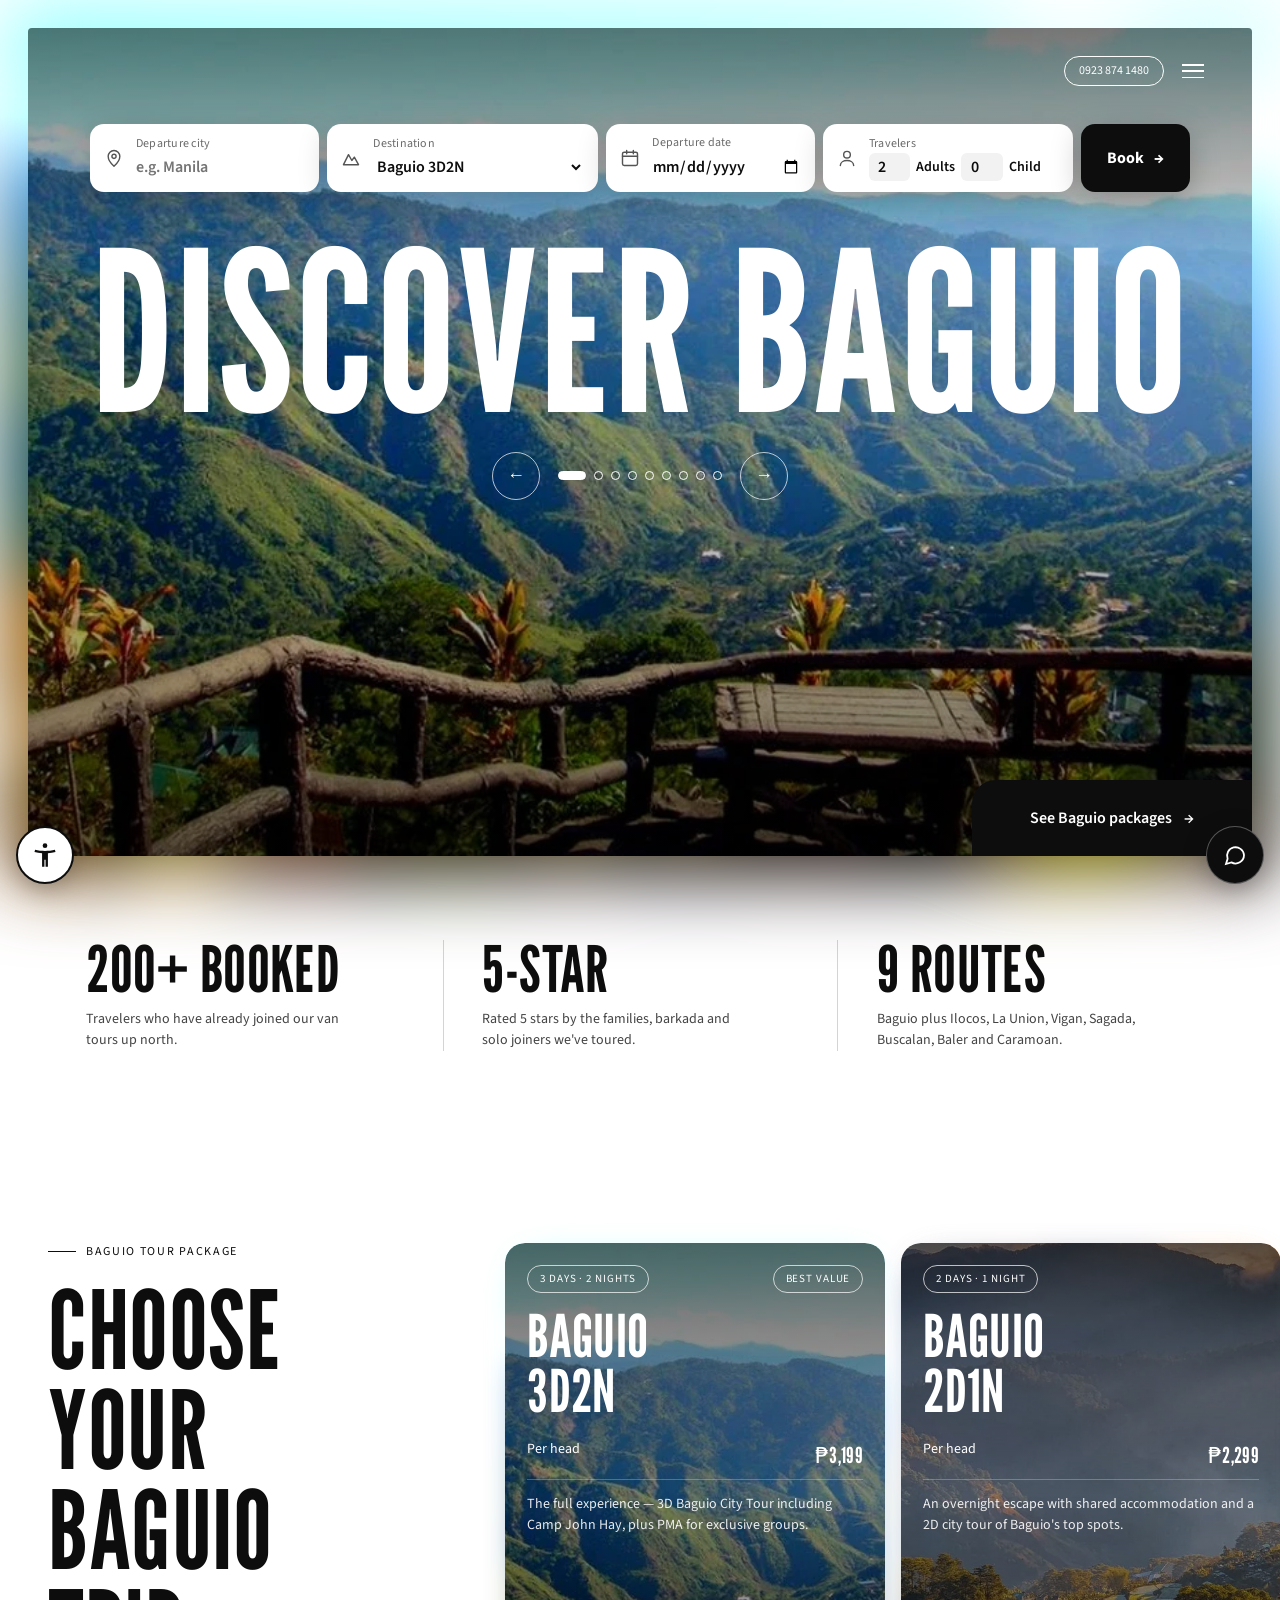
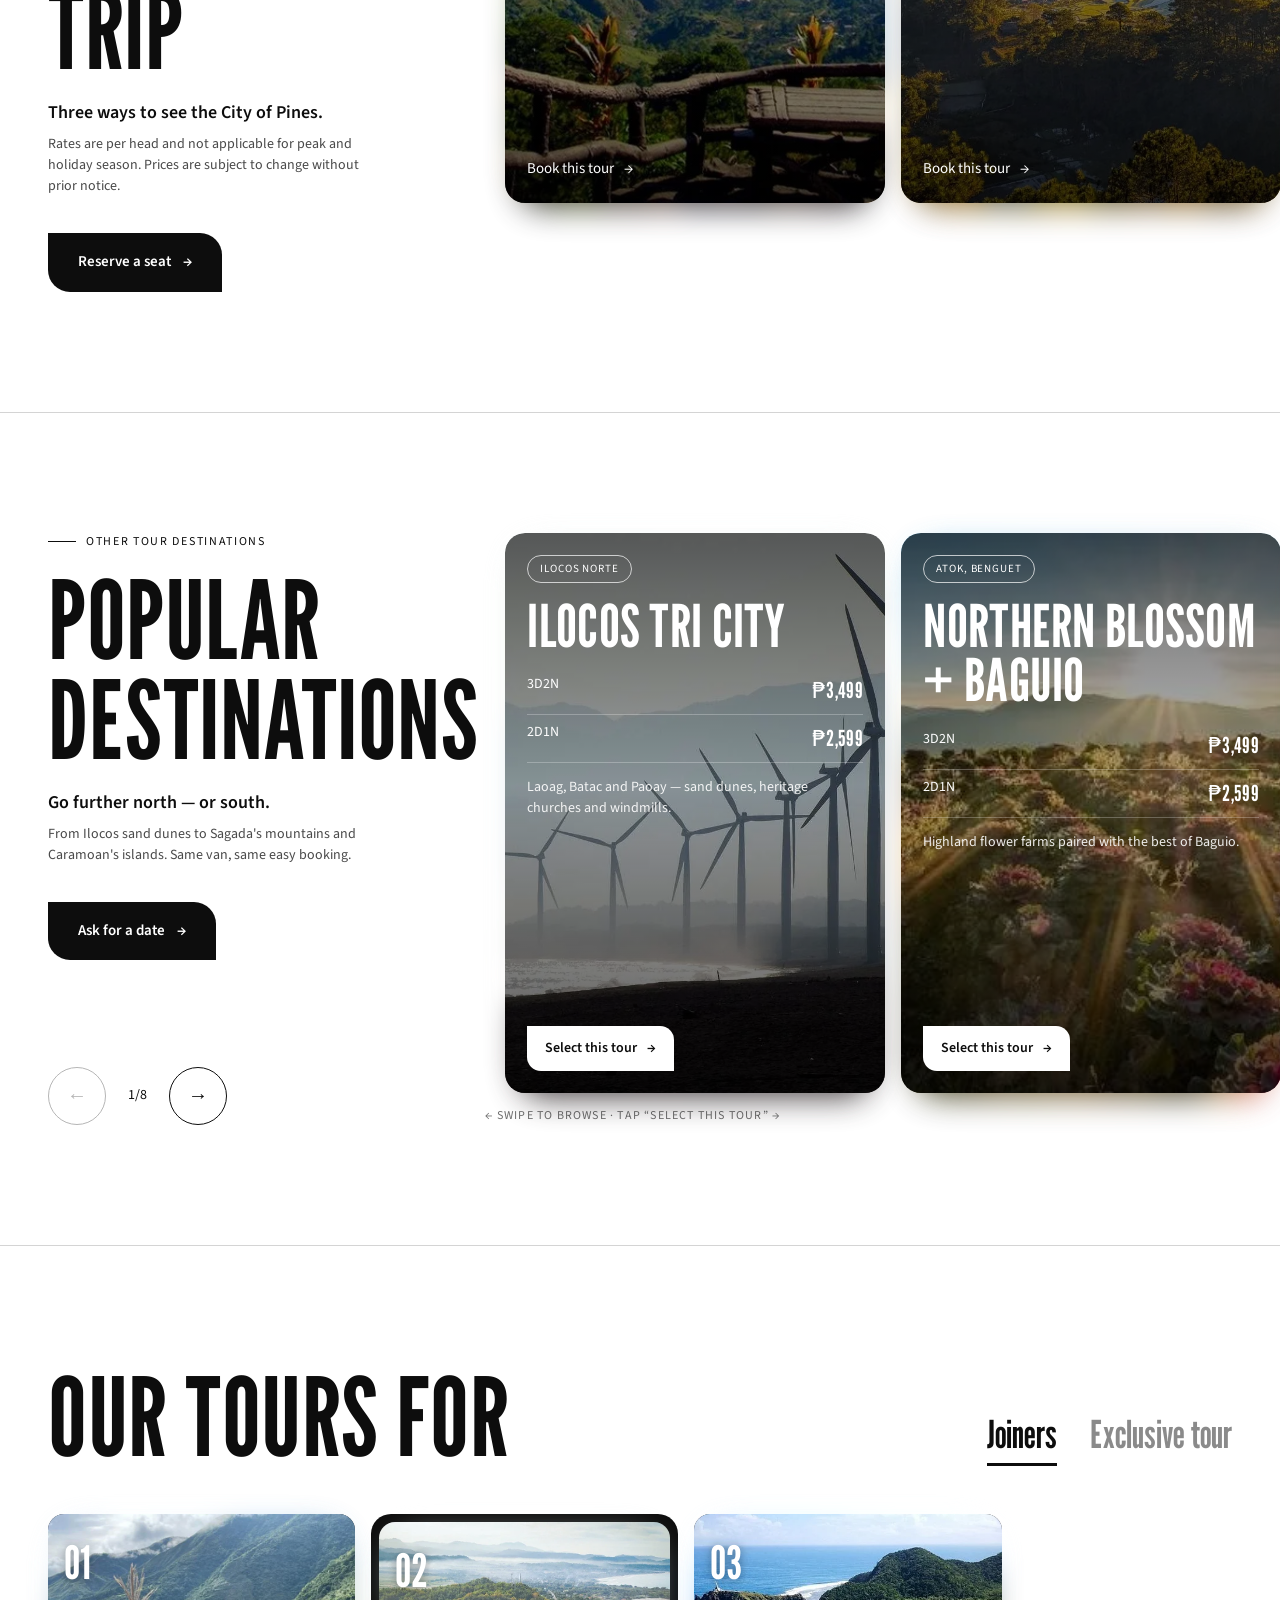
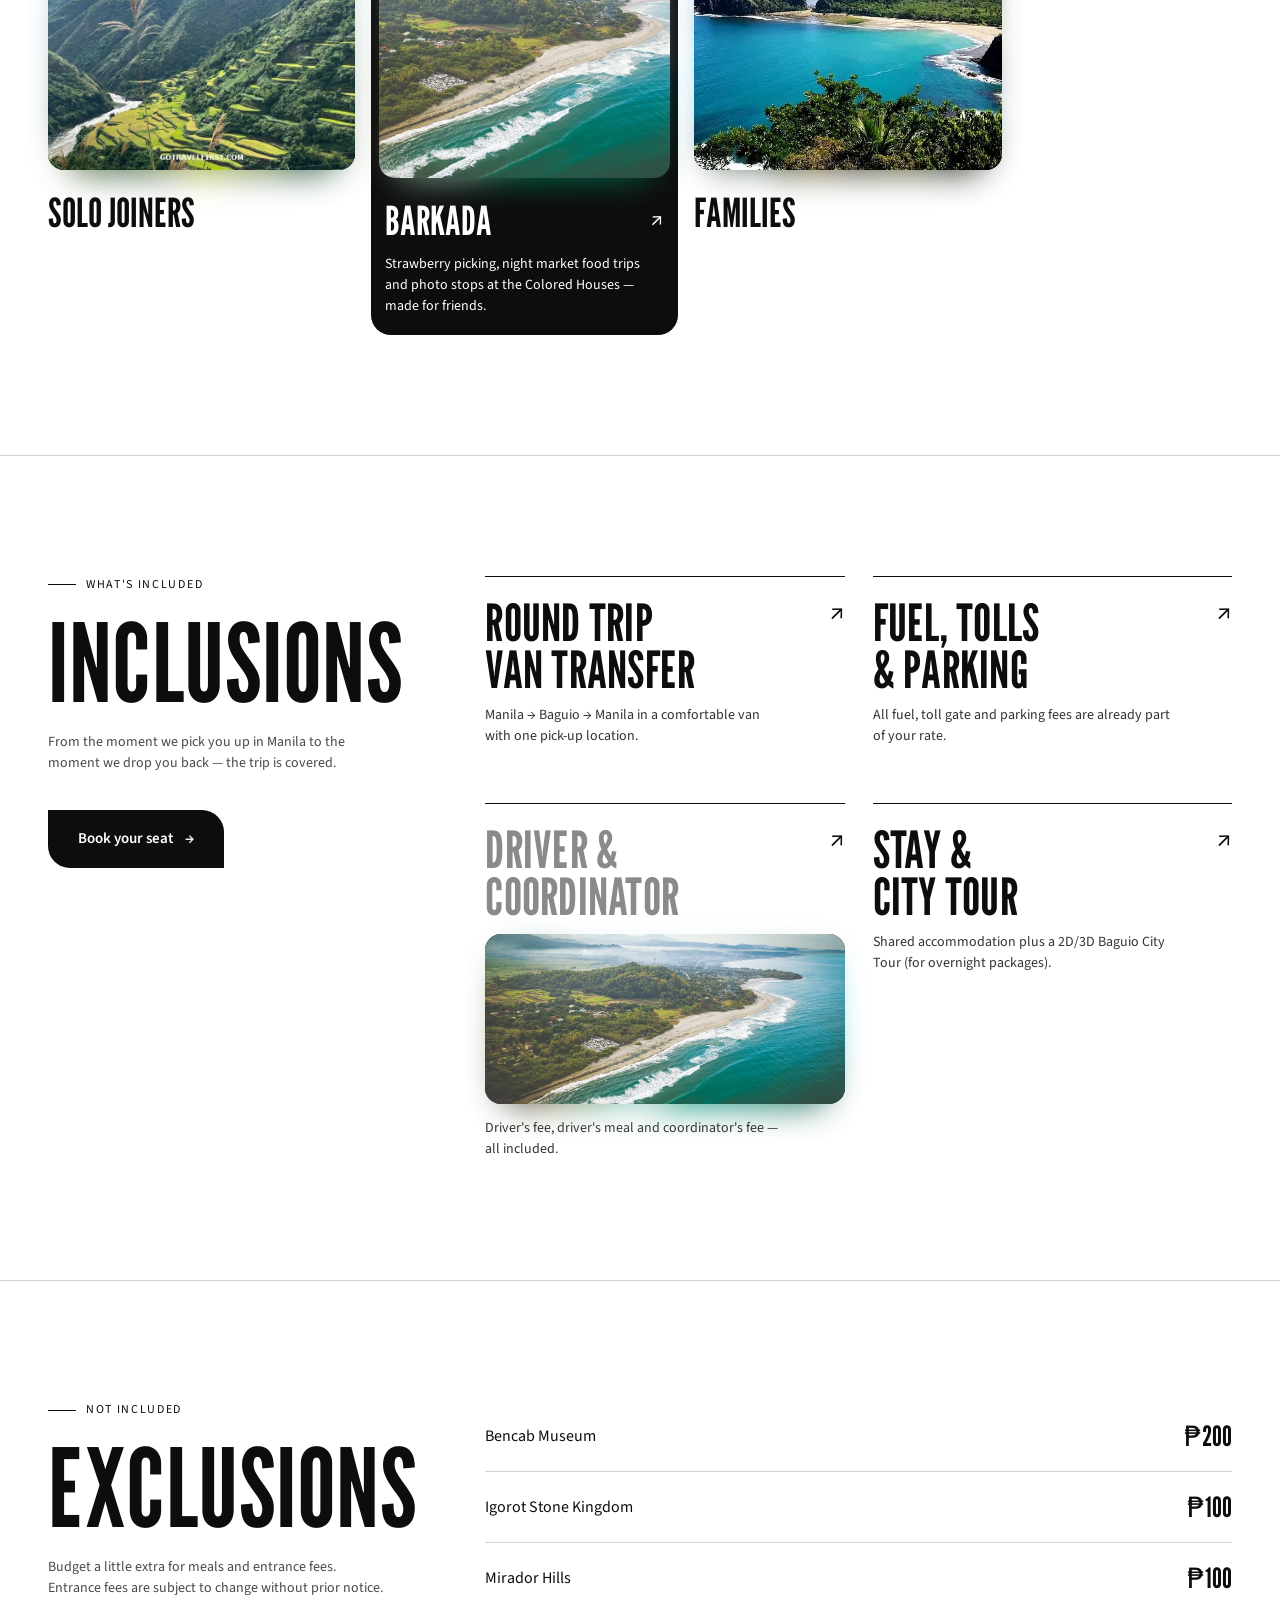
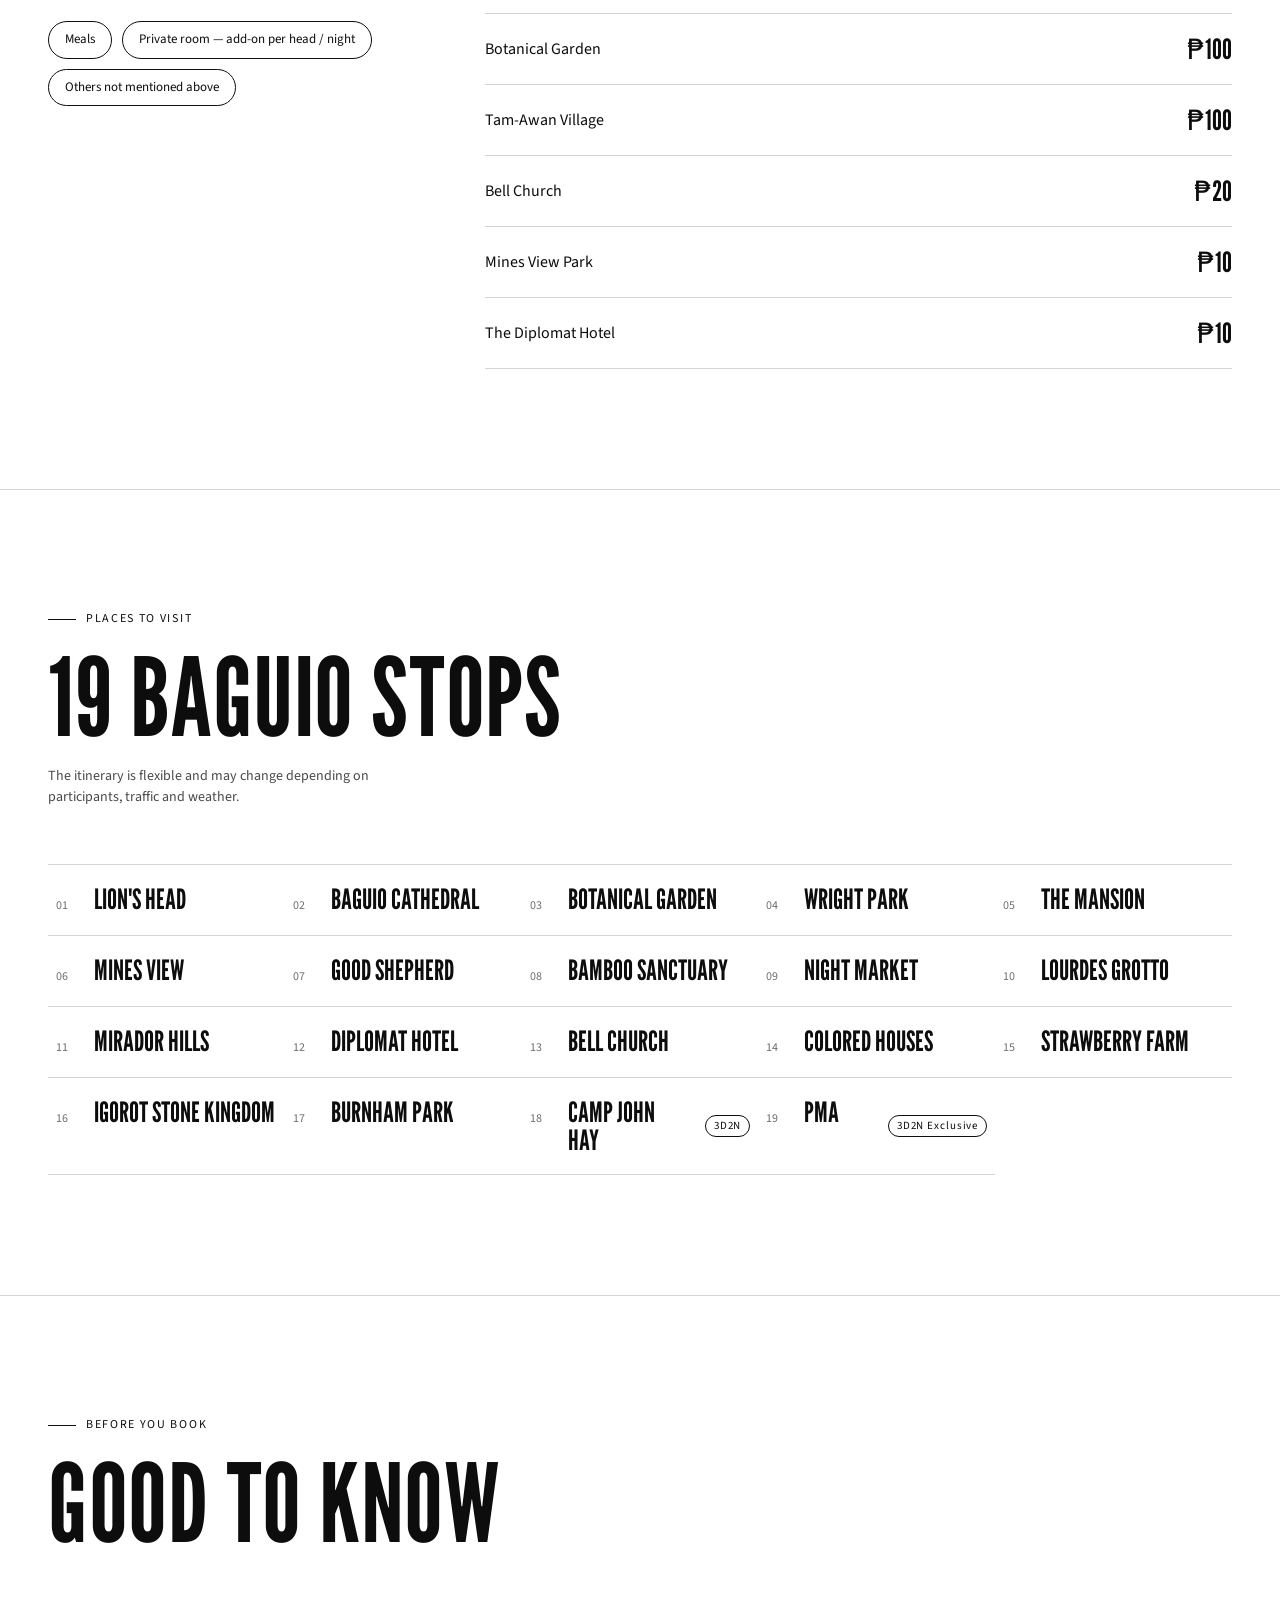
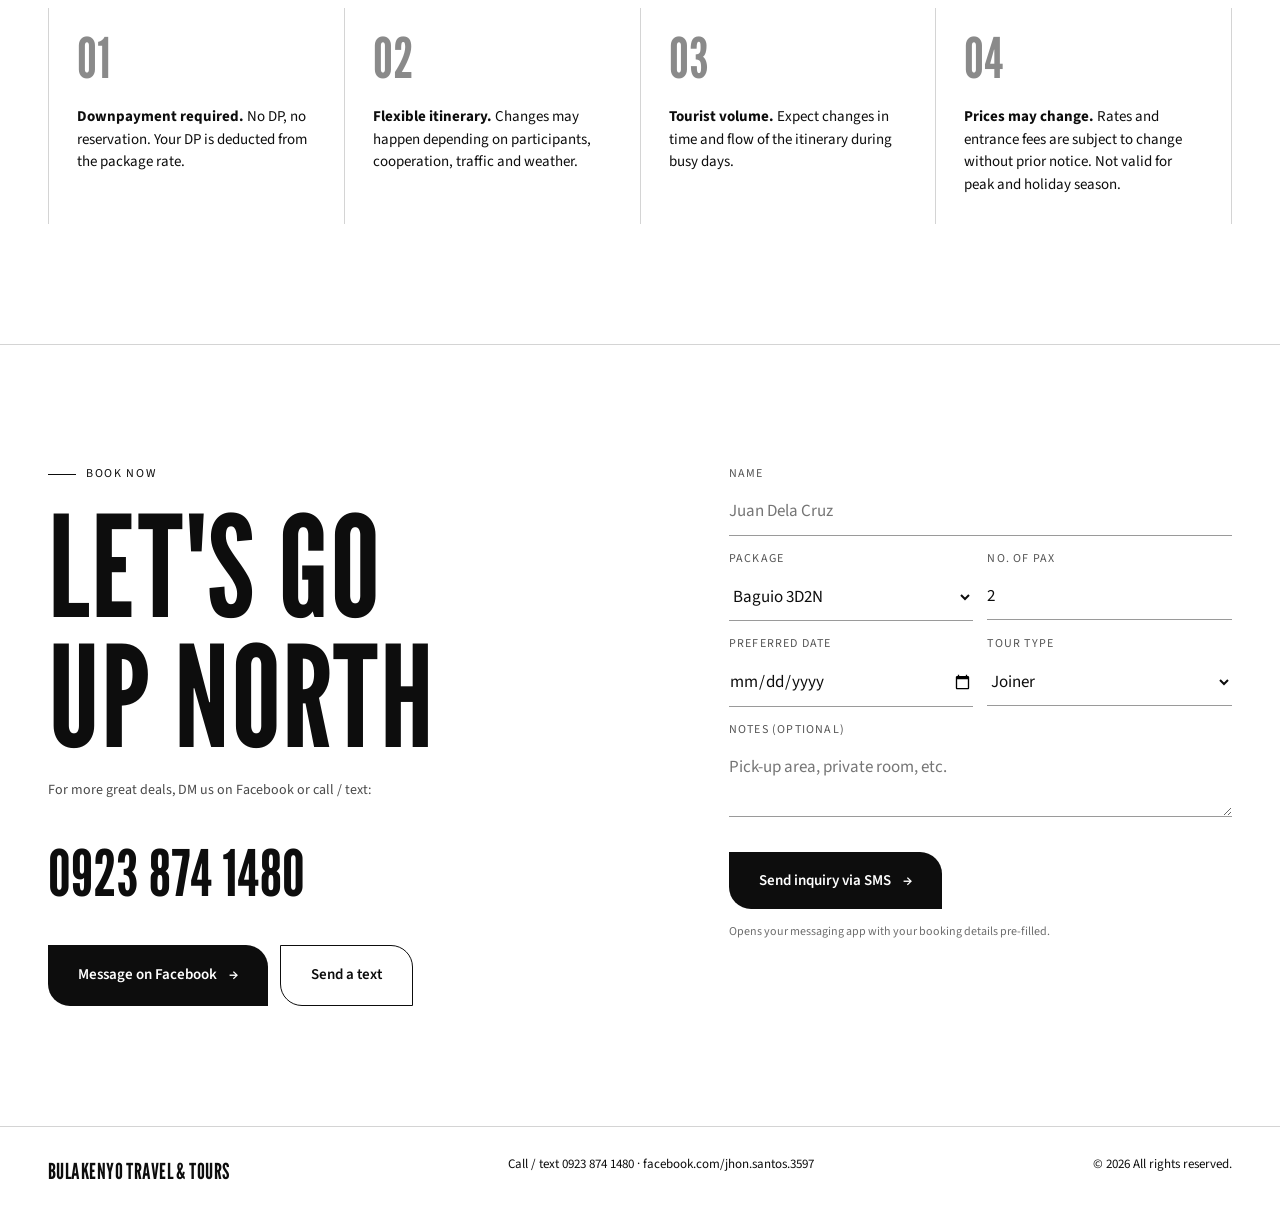
<file: baguio-tours/index.html>
<!doctype html>
<html lang="en-PH">
<head>
<meta charset="utf-8">
<meta name="viewport" content="width=device-width, initial-scale=1, viewport-fit=cover">
<title>Baguio Tour Package from Manila ₱1,499 | Bulakenyo Travel and Tours</title>
<meta name="description" content="Baguio tour packages from Manila by van: Day Tour ₱1,499, 2D1N ₱2,299, 3D2N ₱3,199. Joiners and exclusive tours to Baguio, Ilocos, Vigan, La Union, Sagada, Buscalan, Baler and Caramoan. Call 0923 874 1480.">
<meta name="keywords" content="Baguio tour package, Baguio joiners, Baguio day tour, Baguio 3D2N, Baguio van tour from Manila, Ilocos tour, Vigan tour, La Union tour, Sagada tour, Buscalan tour, Baler tour, Caramoan tour, Bulakenyo Travel and Tours">
<meta name="robots" content="index, follow, max-image-preview:large">
<meta name="theme-color" content="#0d0d0d">
<meta name="format-detection" content="telephone=yes">
<meta property="og:type" content="website">
<meta property="og:site_name" content="Bulakenyo Travel and Tours">
<meta property="og:locale" content="en_PH">
<meta property="og:title" content="Baguio Tour Package from Manila ₱1,499 | Bulakenyo Travel and Tours">
<meta property="og:description" content="Day Tour ₱1,499 · 2D1N ₱2,299 · 3D2N ₱3,199. Joiners & exclusive van tours to Baguio, Ilocos, La Union, Sagada, Buscalan, Baler and more.">
<meta property="og:image" content="images/share.jpg">
<meta property="og:image:width" content="1200">
<meta property="og:image:height" content="630">
<meta name="twitter:card" content="summary_large_image">
<link rel="icon" type="image/png" href="favicon.png">
<link rel="apple-touch-icon" href="apple-touch-icon.png">
<link rel="preload" as="image" href="images/baguio.webp" fetchpriority="high">
<script type="application/ld+json">
{
 "@context": "https://schema.org",
 "@type": "TravelAgency",
 "name": "Bulakenyo Travel and Tours",
 "alternateName": "Santos Van Rentals",
 "description": "Van tours from Manila to Baguio, Ilocos, Vigan, La Union, Sagada, Buscalan, Baler and Caramoan. Joiners and exclusive tours for families, barkada and solo travelers.",
 "telephone": "+63-923-874-1480",
 "image": "images/share.jpg",
 "logo": "logo.webp",
 "priceRange": "₱1,499 – ₱5,499",
 "address": {
  "@type": "PostalAddress",
  "addressRegion": "Bulacan",
  "addressCountry": "PH"
 },
 "areaServed": "Philippines",
 "sameAs": [
  "https://www.facebook.com/jhon.santos.3597"
 ],
 "makesOffer": [
  {
   "@type": "Offer",
   "priceCurrency": "PHP",
   "price": "1499",
   "itemOffered": {
    "@type": "TouristTrip",
    "name": "Baguio Day Tour",
    "touristType": [
     "Families",
     "Barkada",
     "Solo travelers"
    ]
   }
  },
  {
   "@type": "Offer",
   "priceCurrency": "PHP",
   "price": "2299",
   "itemOffered": {
    "@type": "TouristTrip",
    "name": "Baguio 2D1N",
    "touristType": [
     "Families",
     "Barkada",
     "Solo travelers"
    ]
   }
  },
  {
   "@type": "Offer",
   "priceCurrency": "PHP",
   "price": "3199",
   "itemOffered": {
    "@type": "TouristTrip",
    "name": "Baguio 3D2N",
    "touristType": [
     "Families",
     "Barkada",
     "Solo travelers"
    ]
   }
  },
  {
   "@type": "Offer",
   "priceCurrency": "PHP",
   "price": "2599",
   "itemOffered": {
    "@type": "TouristTrip",
    "name": "Ilocos Tri City 2D1N",
    "touristType": [
     "Families",
     "Barkada",
     "Solo travelers"
    ]
   }
  },
  {
   "@type": "Offer",
   "priceCurrency": "PHP",
   "price": "3499",
   "itemOffered": {
    "@type": "TouristTrip",
    "name": "Ilocos Tri City 3D2N",
    "touristType": [
     "Families",
     "Barkada",
     "Solo travelers"
    ]
   }
  },
  {
   "@type": "Offer",
   "priceCurrency": "PHP",
   "price": "2599",
   "itemOffered": {
    "@type": "TouristTrip",
    "name": "Northern Blossom + Baguio 2D1N",
    "touristType": [
     "Families",
     "Barkada",
     "Solo travelers"
    ]
   }
  },
  {
   "@type": "Offer",
   "priceCurrency": "PHP",
   "price": "3499",
   "itemOffered": {
    "@type": "TouristTrip",
    "name": "Northern Blossom + Baguio 3D2N",
    "touristType": [
     "Families",
     "Barkada",
     "Solo travelers"
    ]
   }
  },
  {
   "@type": "Offer",
   "priceCurrency": "PHP",
   "price": "3599",
   "itemOffered": {
    "@type": "TouristTrip",
    "name": "Vigan + Baguio 3D2N",
    "touristType": [
     "Families",
     "Barkada",
     "Solo travelers"
    ]
   }
  },
  {
   "@type": "Offer",
   "priceCurrency": "PHP",
   "price": "2599",
   "itemOffered": {
    "@type": "TouristTrip",
    "name": "La Union 2D1N",
    "touristType": [
     "Families",
     "Barkada",
     "Solo travelers"
    ]
   }
  },
  {
   "@type": "Offer",
   "priceCurrency": "PHP",
   "price": "3499",
   "itemOffered": {
    "@type": "TouristTrip",
    "name": "La Union 3D2N",
    "touristType": [
     "Families",
     "Barkada",
     "Solo travelers"
    ]
   }
  },
  {
   "@type": "Offer",
   "priceCurrency": "PHP",
   "price": "2599",
   "itemOffered": {
    "@type": "TouristTrip",
    "name": "Sagada + Banaue + Baguio 2D1N",
    "touristType": [
     "Families",
     "Barkada",
     "Solo travelers"
    ]
   }
  },
  {
   "@type": "Offer",
   "priceCurrency": "PHP",
   "price": "3499",
   "itemOffered": {
    "@type": "TouristTrip",
    "name": "Sagada + Banaue + Baguio 3D2N",
    "touristType": [
     "Families",
     "Barkada",
     "Solo travelers"
    ]
   }
  },
  {
   "@type": "Offer",
   "priceCurrency": "PHP",
   "price": "3899",
   "itemOffered": {
    "@type": "TouristTrip",
    "name": "Buscalan 2D1N",
    "touristType": [
     "Families",
     "Barkada",
     "Solo travelers"
    ]
   }
  },
  {
   "@type": "Offer",
   "priceCurrency": "PHP",
   "price": "4999",
   "itemOffered": {
    "@type": "TouristTrip",
    "name": "Buscalan + Sagada 3D2N",
    "touristType": [
     "Families",
     "Barkada",
     "Solo travelers"
    ]
   }
  },
  {
   "@type": "Offer",
   "priceCurrency": "PHP",
   "price": "2499",
   "itemOffered": {
    "@type": "TouristTrip",
    "name": "Baler 2D1N",
    "touristType": [
     "Families",
     "Barkada",
     "Solo travelers"
    ]
   }
  },
  {
   "@type": "Offer",
   "priceCurrency": "PHP",
   "price": "3299",
   "itemOffered": {
    "@type": "TouristTrip",
    "name": "Baler 3D2N",
    "touristType": [
     "Families",
     "Barkada",
     "Solo travelers"
    ]
   }
  },
  {
   "@type": "Offer",
   "priceCurrency": "PHP",
   "price": "5499",
   "itemOffered": {
    "@type": "TouristTrip",
    "name": "Caramoan + Albay 3D2N",
    "touristType": [
     "Families",
     "Barkada",
     "Solo travelers"
    ]
   }
  }
 ]
}
</script>
<link rel="preconnect" href="https://fonts.googleapis.com">
<link rel="preconnect" href="https://fonts.gstatic.com" crossorigin>
<link href="https://fonts.googleapis.com/css2?family=League+Gothic&family=Source+Sans+3:wght@400;600;700&display=swap" rel="stylesheet">
<style>
  :root{
    --fs:1;
    --black:#0d0d0d; --white:#ffffff; --off:#f2f2f2; --gray:#8a8a8a; --line:#d4d4d4;
    --display:'League Gothic', Impact, 'Arial Narrow', sans-serif;
    --body:'Source Sans 3', system-ui, sans-serif;
    --pad:clamp(16px,4vw,48px);
  }
  *{box-sizing:border-box;margin:0;padding:0}
  html{scroll-behavior:smooth}
  body{-webkit-tap-highlight-color:transparent;text-size-adjust:100%;-webkit-text-size-adjust:100%;font-family:var(--body);background:var(--white);color:var(--black);line-height:1.5;-webkit-font-smoothing:antialiased;overflow-x:hidden}
  img{display:block;max-width:100%}
  a{color:inherit;text-decoration:none}
  .display{font-family:var(--display);font-weight:400;text-transform:uppercase;line-height:.92;letter-spacing:.005em}
  .wrap{padding:0 var(--pad)}
  section{position:relative}
  .ph{background:#1c1c1c center/cover no-repeat}  /* fallback when an image fails to load */

  /* ---------- Header ---------- */
  header{position:absolute;inset:0 0 auto 0;z-index:20;display:grid;grid-template-columns:1fr auto;align-items:start;gap:24px;padding:28px var(--pad)}
  header.dark{color:var(--black)}
  .brand{display:inline-block;justify-self:start}
  .brand img{filter:drop-shadow(0 4px 14px rgba(0,0,0,.45))}
  .brand img{width:clamp(96px,9vw,140px);height:auto}
  .logo{font-family:var(--display);font-size:calc((28px) * var(--fs));letter-spacing:.02em;text-transform:uppercase}
  .logo sup{font-family:var(--body);font-size:calc((11px) * var(--fs));vertical-align:super;margin-left:2px}
  nav.links{display:grid;grid-template-columns:repeat(2,auto);gap:4px 64px;font-size:calc((12px) * var(--fs));letter-spacing:.08em;text-transform:uppercase}
  nav.links a:hover{text-decoration:underline}
  .head-right{grid-column:1 / -1;display:flex;justify-content:flex-end;align-items:center;gap:18px}
  .pill{border:1px solid currentColor;border-radius:999px;padding:5px 14px;font-size:calc((12px) * var(--fs))}
  .burger{width:44px;height:44px;padding:15px 11px;margin:-15px -11px;display:flex;flex-direction:column;justify-content:space-between;background:none;border:0;cursor:pointer;color:inherit}
  .burger span{height:1.5px;background:currentColor;width:100%}
  .mobile-menu{position:fixed;inset:0;background:rgba(13,13,13,.45);-webkit-backdrop-filter:blur(16px) saturate(1.2);backdrop-filter:blur(16px) saturate(1.2);text-shadow:0 2px 16px rgba(0,0,0,.45);color:var(--white);z-index:50;display:flex;flex-direction:column;padding:28px var(--pad);transform:translateY(-100%);transition:transform .45s cubic-bezier(.7,0,.2,1)}
  .mobile-menu.open{transform:none}
  .mobile-menu .top{display:flex;justify-content:space-between;align-items:center}
  .mobile-menu ul{list-style:none;margin-top:48px}
  .mobile-menu li a{font-family:var(--display);font-size:calc((clamp(44px,9vw,84px)) * var(--fs));text-transform:uppercase;line-height:1.05;display:block}
  .mobile-menu li a:hover{color:var(--gray)}
  .close{background:none;border:0;color:inherit;font-size:calc((30px) * var(--fs));cursor:pointer;line-height:1;min-width:44px;min-height:44px}

  /* ---------- Buttons ---------- */
  .btn{display:inline-flex;align-items:center;gap:12px;background:var(--black);color:var(--white);padding:18px 30px;border-radius:0 22px 0 22px;font-weight:600;font-size:calc((15px) * var(--fs));transition:transform .2s, background .2s;border:0;cursor:pointer;font-family:var(--body)}
  .btn:hover{transform:translateY(-2px)}
  .btn.light{background:var(--white);color:var(--black)}
  .btn.outline{background:transparent;color:inherit;border:1px solid currentColor}
  .arrow{display:inline-block;transition:transform .2s}
  .btn:hover .arrow,.card-link:hover .arrow{transform:translateX(4px)}

  /* ---------- Hero ---------- */
  .hero-frame{position:relative;padding:28px;background:var(--white);isolation:isolate}
  .hero-glow{position:absolute;inset:16px;z-index:-1;pointer-events:none}
  .hero-glow span{position:absolute;inset:0;background:center/cover no-repeat;filter:blur(38px) saturate(1.6) brightness(1.1);opacity:0;transform:scale(1.02);transition:opacity 1.2s ease}
  .hero-glow span.on{opacity:1;animation:glow 6s ease-in-out infinite alternate}
  @keyframes glow{from{transform:scale(1.01);filter:blur(34px) saturate(1.5) brightness(1.05)}to{transform:scale(1.045);filter:blur(46px) saturate(1.8) brightness(1.2)}}
  .hero{position:relative;min-height:max(600px,92vh);min-height:max(600px,92svh);border-radius:4px;overflow:hidden;color:var(--white);display:flex;flex-direction:column;justify-content:flex-end}
  .hero .bg{position:absolute;inset:0;filter:brightness(.85) saturate(1.08);opacity:0;transform:scale(1.06);transition:opacity 1s ease, transform 6s ease}
  .hero .bg.on{opacity:1;transform:scale(1)}
  .hero{touch-action:pan-y;user-select:none}
  .hero .swap{transition:opacity .35s ease, transform .35s ease}
  .hero.changing .swap{opacity:0;transform:translateY(14px)}
  .hero-ctrl{display:flex;align-items:center;justify-content:center;gap:18px;margin:18px 0 auto;padding-bottom:110px;font-size:13px;letter-spacing:.1em}
  .hero-ctrl .circle{width:48px;height:48px;border-color:rgba(255,255,255,.7);font-size:18px}
  .hero-ctrl .circle:hover{background:var(--white);color:var(--black)}
  .dots{display:flex;gap:8px}
  .dots button{width:9px;height:9px;border-radius:50%;border:1px solid var(--white);background:transparent;cursor:pointer;padding:0;transition:width .3s, background .3s;position:relative}
  .dots button::after{content:"";position:absolute;inset:-12px -4px}
  .dots button[aria-current="true"]{background:var(--white);width:28px;border-radius:6px}
  .hero .bg img{width:100%;height:100%;object-fit:cover}
  .hero::after{content:"";position:absolute;inset:0;background:linear-gradient(180deg,rgba(0,0,0,.45) 0%,rgba(0,0,0,0) 30%,rgba(0,0,0,0) 55%,rgba(0,0,0,.6) 100%)}
  .hero > *{position:relative;z-index:2}
  .hero > header{position:absolute;z-index:20}
  .hero > #heroBgs{position:absolute;inset:0;z-index:0}
  .hero h1{--len:15;font-size:calc((clamp(64px,min(17.5vw,calc(262vw / var(--len))),300px)) * var(--fs));text-align:center;padding:0 12px;margin-top:clamp(20px,4vh,48px)}
  .hero > .hero-cta{position:absolute;right:0;bottom:0;z-index:3;min-width:280px;justify-content:center;padding:26px 40px;border-radius:24px 0 0 0;font-size:calc(16px * var(--fs))}
  .hero > .hero-cta:hover{transform:none;background:#222}
  /* quick booking bar */
  .book-bar{display:grid;grid-template-columns:1.1fr 1.3fr 1fr 1.2fr auto;gap:8px;margin:96px auto 0;width:min(1100px,calc(100% - 2*var(--pad)));color:var(--black)}
  .book-bar label.bb-field{opacity:1;text-transform:none;letter-spacing:normal;margin:0;font-size:inherit}
  .bb-field{display:flex;align-items:center;gap:12px;background:var(--white);border-radius:14px;padding:10px 14px;min-width:0;cursor:text;box-shadow:0 8px 30px rgba(0,0,0,.18)}
  .bb-field svg{width:20px;height:20px;flex:none;fill:none;stroke:currentColor;stroke-width:1.7;stroke-linecap:round;stroke-linejoin:round;opacity:.7}
  .bb-field > span{display:flex;flex-direction:column;min-width:0;flex:1}
  .bb-field small{font-size:12px;color:#6b6b6b;letter-spacing:.02em}
  .bb-field input,.bb-field select{border:0;background:transparent;color:var(--black);font:inherit;font-size:16px;font-weight:600;padding:2px 0;width:100%;min-width:0;border-radius:0;outline:none}
  .bb-field:focus-within{box-shadow:0 0 0 2px var(--black),0 8px 30px rgba(0,0,0,.18)}
  .bb-pax{display:flex;align-items:center;gap:6px;font-size:14px;font-weight:600;white-space:nowrap}
  .bb-pax input{width:2.6em;text-align:center;background:var(--off);border-radius:6px;padding:2px 0}
  .bb-go{background:var(--black);color:var(--white);border:0;border-radius:14px;padding:0 26px;font:inherit;font-weight:700;font-size:16px;cursor:pointer;display:flex;align-items:center;gap:10px;min-height:56px;box-shadow:0 8px 30px rgba(0,0,0,.25)}
  .bb-go:hover .arrow{transform:translateX(4px)}

  .stats{display:grid;grid-template-columns:repeat(3,1fr);padding:56px var(--pad) 72px;background:var(--white)}
  .stat{padding:0 clamp(16px,3vw,48px);border-left:1px solid var(--line)}
  .stat:first-child{border-left:0}
  .stat h3{font-size:calc((clamp(44px,5vw,64px)) * var(--fs));margin-bottom:10px}
  .stat .stars{font-family:var(--body);font-size:.42em;letter-spacing:.08em;vertical-align:middle;margin-left:6px}
  .count{display:inline-block;font-variant-numeric:tabular-nums;min-width:1ch}
  .stars i{font-style:normal;display:inline-block;transition:opacity .3s, transform .3s}
  .stats.ready .stars i{opacity:0;transform:scale(.4)}
  .stats.ready.counted .stars i{opacity:1;transform:none}
  .stats.counted .stars i:nth-child(2){transition-delay:.12s}
  .stats.counted .stars i:nth-child(3){transition-delay:.24s}
  .stats.counted .stars i:nth-child(4){transition-delay:.36s}
  .stats.counted .stars i:nth-child(5){transition-delay:.48s}
  .stat p{font-size:calc((14px) * var(--fs));color:#444;max-width:260px}

  /* ---------- Section heads ---------- */
  .sec{padding:120px var(--pad)}
  .sec.black,.sec.off{background:var(--white);color:var(--black)}
  .sec + .sec{border-top:1px solid var(--line)}
  .kicker{font-size:calc((12px) * var(--fs));letter-spacing:.14em;text-transform:uppercase;margin-bottom:18px;display:flex;align-items:center;gap:10px}
  .kicker::before{content:"";width:28px;height:1px;background:currentColor}
  .h2{font-size:calc((clamp(64px,8.5vw,128px)) * var(--fs))}
  .sub{font-size:calc((18px) * var(--fs));margin:20px 0 8px;font-weight:600}
  .muted{font-size:calc((14px) * var(--fs));opacity:.75;max-width:340px}

  /* ---------- Packages (Popular Destinations layout) ---------- */
  .split{display:grid;grid-template-columns:minmax(280px,.8fr) 1.6fr;gap:clamp(32px,5vw,80px);align-items:stretch}
  .split > *{min-width:0}
  .split-left{display:flex;flex-direction:column}
  .split-left .btn{margin-top:36px;align-self:flex-start}
  .slider-nav{display:flex;align-items:center;gap:22px;margin-top:auto;padding-top:56px;font-size:calc((14px) * var(--fs))}
  .circle{width:58px;height:58px;border-radius:50%;border:1px solid currentColor;background:none;color:inherit;display:grid;place-items:center;cursor:pointer;font-size:calc((20px) * var(--fs));transition:background .2s,color .2s,opacity .2s}
  .circle:hover:not(:disabled){background:var(--black);color:var(--white)}
  .circle:disabled{opacity:.3;cursor:default}
  .track-wrap{overflow:hidden;margin-right:calc(var(--pad)*-1)}
  .btn[hidden]{display:none}
  .track-wrap.scroll{overflow-x:auto;scrollbar-width:thin;padding:60px 0 60px 40px;margin:-60px calc(var(--pad)*-1) -60px -20px}
  .swiper{overflow-x:auto;scroll-snap-type:x mandatory;scroll-padding-left:40px;scroll-behavior:smooth;scrollbar-width:none;-webkit-overflow-scrolling:touch;margin:-60px calc(var(--pad)*-1) -60px -20px;padding:60px var(--pad) 60px 40px;cursor:grab;touch-action:pan-x pan-y}
  .swiper::-webkit-scrollbar{display:none}
  .swiper.dragging{cursor:grabbing;scroll-snap-type:none;scroll-behavior:auto}
  .swiper.dragging *{pointer-events:none;user-select:none}
  .swiper .track{transition:none}
  .swiper .pcard{scroll-snap-align:start}
  .swipe-hint{font-size:calc((12px) * var(--fs));letter-spacing:.1em;text-transform:uppercase;opacity:.6;margin-top:14px;display:flex;align-items:center;gap:8px}
  .select-btn{margin-top:auto;align-self:flex-start;display:inline-flex;gap:10px;align-items:center;background:var(--white);color:var(--black);border:0;font:inherit;font-weight:600;font-size:calc((14px) * var(--fs));padding:12px 18px;border-radius:0 14px 0 14px;cursor:pointer;transition:background .2s,color .2s}
  .select-btn:hover{background:#e6e6e6}
  .pcard.selected{outline:3px solid var(--black);outline-offset:-3px}
  .pcard.selected .select-btn{background:var(--black);color:var(--white);box-shadow:0 0 0 1px var(--white)}
  .pcard .check{position:absolute;top:22px;right:22px;width:34px;height:34px;border-radius:50%;background:var(--white);color:var(--black);display:none;place-items:center;font-weight:700}
  .pcard.selected .check{display:grid}
  .pcard > .check.check{position:absolute}
  .track{display:flex;gap:16px;transition:transform .6s cubic-bezier(.65,0,.25,1)}
  .pcard{flex:0 0 clamp(270px,30vw,380px);height:clamp(460px,52vw,560px);position:relative;isolation:isolate;color:var(--white);display:flex;flex-direction:column;padding:22px}
  .pcard .ph{position:absolute;inset:0;overflow:hidden}
  .pcard .ph img{transition:transform .8s}
  .pcard .ph::after{content:"";position:absolute;inset:0;background:linear-gradient(180deg,rgba(0,0,0,.6) 0%,rgba(0,0,0,.25) 45%,rgba(0,0,0,.7) 100%)}
  .pcard .ph img{width:100%;height:100%;object-fit:cover}
  .pcard:hover .ph img{transform:scale(1.05)}
  /* coloured glow made from each card's own photo */
  .glow{position:absolute;inset:16px 14px -4px;z-index:-1;background:center/cover no-repeat;filter:blur(16px) saturate(1.8) brightness(1.05);opacity:.8;pointer-events:none;transition:opacity .4s, transform .4s}
  .pcard:hover > .glow,.who:hover .glow,.svc:hover .glow{opacity:1;transform:scale(1.04)}
  .glow-host{isolation:isolate}
  /* rounded photo boxes */
  .pcard,.pcard .ph{border-radius:20px}
  .pcard .ph::after{border-radius:inherit}
  .who .ph,.svc .ph{border-radius:16px}
  .who .ph img,.svc .ph img{border-radius:inherit}
  .who.active{border-radius:20px}
  .glow{border-radius:24px}
  .pcard > .glow.glow{position:absolute}
  .svc .ph{position:relative}
  .pcard > *:not(.ph){position:relative}
  .tag{display:inline-block;border:1px solid rgba(255,255,255,.7);border-radius:999px;font-size:calc((11px) * var(--fs));padding:5px 12px;letter-spacing:.08em;text-transform:uppercase}
  .pcard-top{display:flex;justify-content:space-between;align-items:flex-start;gap:12px}
  .pcard h3{font-size:calc((clamp(46px,4.6vw,62px)) * var(--fs));margin:16px 0 14px}
  .price-list{list-style:none;font-size:calc((14px) * var(--fs));margin-bottom:14px}
  .price-list li{display:flex;justify-content:space-between;border-bottom:1px solid rgba(255,255,255,.25);padding:7px 0}
  .price-list b{font-family:var(--display);font-size:calc((22px) * var(--fs));font-weight:400;letter-spacing:.02em}
  .pcard p{font-size:calc((14px) * var(--fs));opacity:.9}
  .card-link{display:inline-flex;gap:10px;align-items:center;margin-top:auto;padding-top:18px;font-size:calc((15px) * var(--fs))}

  /* ---------- Inclusions (Services layout) ---------- */
  .svc-grid{display:grid;grid-template-columns:1fr 1fr;gap:56px 28px}
  .svc{border-top:1px solid var(--black);padding-top:22px;position:relative}
  .svc h3{font-size:calc((clamp(40px,4vw,58px)) * var(--fs));padding-right:40px;margin-bottom:12px}
  .svc .ne{position:absolute;right:0;top:22px;font-size:calc((26px) * var(--fs));line-height:1}
  .svc p{font-size:calc((14px) * var(--fs));max-width:300px;color:#333}
  .svc.feature h3{color:var(--gray)}
  .svc .ph{height:170px;margin:14px 0}
  .svc .ph img{width:100%;height:100%;object-fit:cover}

  .excl{display:grid;grid-template-columns:minmax(280px,.8fr) 1.6fr;gap:clamp(32px,5vw,80px);margin-top:120px}
  .fee-table{width:100%;border-collapse:collapse}
  .fee-table td{padding:14px 0;border-bottom:1px solid var(--line);font-size:calc((16px) * var(--fs))}
  .fee-table td:last-child{text-align:right;font-family:var(--display);font-size:calc((28px) * var(--fs))}
  .excl-list{list-style:none;display:flex;flex-wrap:wrap;gap:10px;margin:22px 0 0}
  .excl-list li{border:1px solid var(--black);border-radius:999px;padding:8px 16px;font-size:calc((13px) * var(--fs))}

  /* ---------- Tours For (tabs + numbered cards) ---------- */
  .tours-head{display:flex;justify-content:space-between;align-items:flex-end;flex-wrap:wrap;gap:24px;margin-bottom:48px}
  .tabs{display:flex;gap:clamp(16px,2.6vw,36px);flex-wrap:wrap}
  .tab{font-family:var(--display);font-size:calc((clamp(30px,3vw,42px)) * var(--fs));background:none;border:0;color:var(--gray);cursor:pointer;padding-bottom:6px;border-bottom:3px solid transparent;transition:color .2s}
  .tab:hover{color:var(--black)}
  .tab.active{color:var(--black);border-color:var(--black)}
  .who-track-wrap{overflow:hidden;margin:-60px calc(var(--pad)*-1) -60px -40px;padding:60px 0 60px 40px}
  .who-track{display:flex;gap:16px;transition:transform .6s cubic-bezier(.65,0,.25,1)}
  .who{flex:0 0 clamp(260px,24vw,330px);cursor:pointer}
  .who .ph{height:clamp(220px,20vw,260px);position:relative}
  .who .ph img{width:100%;height:100%;object-fit:cover}
  .who .num{position:absolute;top:14px;left:16px;font-family:var(--display);font-size:calc((46px) * var(--fs));color:var(--white);text-shadow:0 1px 10px rgba(0,0,0,.4)}
  .who h4{font-family:var(--display);font-weight:400;font-size:calc((40px) * var(--fs));text-transform:uppercase;margin-top:12px;display:flex;justify-content:space-between;align-items:center}
  .who h4 .ne{font-family:var(--body);font-size:calc((22px) * var(--fs));opacity:0}
  .who .desc{font-size:calc((14px) * var(--fs));max-height:0;overflow:hidden;transition:max-height .45s, padding .45s;color:var(--white)}
  .who.active{background:var(--black);color:var(--white);padding:8px}
  .who.active h4{padding:0 6px}
  .who.active h4 .ne{opacity:1}
  .who.active .desc{max-height:240px;padding:4px 6px 10px}
  .tab-panel{display:none}
  .tab-panel.active{display:block}

  /* ---------- Places ---------- */
  .places{display:grid;grid-template-columns:repeat(auto-fill,minmax(220px,1fr));border-top:1px solid var(--line);margin-top:56px}
  .place{display:flex;gap:16px;align-items:baseline;padding:20px 8px;border-bottom:1px solid var(--line);transition:background .2s,color .2s}
  .place:hover{background:var(--black);color:var(--white)}
  .place span{font-size:calc((12px) * var(--fs));opacity:.6;min-width:22px}
  .place b{font-family:var(--display);font-weight:400;font-size:calc((28px) * var(--fs));text-transform:uppercase;line-height:1}
  .place em{font-style:normal;font-size:calc((11px) * var(--fs));letter-spacing:.08em;border:1px solid currentColor;border-radius:999px;padding:2px 8px;margin-left:auto;white-space:nowrap;align-self:center}

  /* ---------- Notes ---------- */
  .notes{display:grid;grid-template-columns:repeat(auto-fit,minmax(240px,1fr));gap:0;margin-top:56px;border-left:1px solid var(--line)}
  .note{padding:8px 28px 28px;border-right:1px solid var(--line)}
  .note .n{font-family:var(--display);font-size:calc((56px) * var(--fs));color:var(--gray)}
  .note p{font-size:calc((15px) * var(--fs));margin-top:6px}

  /* ---------- Contact ---------- */
  .contact{display:grid;grid-template-columns:1.2fr 1fr;gap:clamp(32px,6vw,96px);align-items:start}
  .contact .h2{font-size:calc((clamp(72px,11vw,170px)) * var(--fs))}
  .phone{font-family:var(--display);font-size:calc((clamp(40px,5vw,64px)) * var(--fs));display:block;margin:24px 0 8px}
  .phone:hover{text-decoration:underline}
  form{display:grid;gap:14px}
  label{font-size:calc((12px) * var(--fs));letter-spacing:.1em;text-transform:uppercase;opacity:.7;display:block;margin-bottom:6px}
  input,select,textarea{width:100%;background:transparent;border:0;border-bottom:1px solid #9a9a9a;color:var(--black);font:inherit;font-size:calc((17px) * var(--fs));padding:10px 0;border-radius:0}
  select option{color:var(--black)}
  input:focus,select:focus,textarea:focus{outline:none;border-color:var(--black)}
  .row2{display:grid;grid-template-columns:1fr 1fr;gap:14px}
  form .btn{margin-top:14px;justify-self:start}
  .form-note{font-size:calc((12px) * var(--fs));opacity:.6}

  footer{background:var(--white);color:var(--black);padding:28px var(--pad);border-top:1px solid var(--line);display:flex;justify-content:space-between;flex-wrap:wrap;gap:12px;font-size:calc((13px) * var(--fs))}
  footer .logo{font-size:calc((22px) * var(--fs))}

  .float-cta{position:fixed;right:calc(16px + env(safe-area-inset-right,0px));bottom:calc(16px + env(safe-area-inset-bottom,0px));z-index:40;width:58px;height:58px;border-radius:50%;background:var(--black);color:var(--white);display:grid;place-items:center;box-shadow:0 6px 24px rgba(0,0,0,.25);border:1px solid rgba(255,255,255,.3)}
  .float-cta svg{width:24px;height:24px}

  .reveal{opacity:0;transform:translateY(28px);transition:opacity .8s, transform .8s}
  .reveal.in{opacity:1;transform:none}

  /* ---------- Responsive ---------- */
  @media (max-width:960px){
    .book-bar{grid-template-columns:1fr 1fr 1fr}
    .bb-go{min-height:52px}
    nav.links{display:none}
    header{grid-template-columns:1fr auto}
    .split,.excl,.contact{grid-template-columns:1fr}
    .slider-nav{padding-top:28px}
  }
  @media (max-width:640px){
    .sec{padding:80px var(--pad)}
    .stats{grid-template-columns:1fr;gap:28px;padding:40px var(--pad)}
    .stat{border-left:0;border-top:1px solid var(--line);padding:24px 0 0}
    .stat:first-child{border-top:0;padding-top:0}
    .svc-grid{grid-template-columns:1fr;gap:40px}
    .row2{grid-template-columns:1fr}
    .hero-frame{padding:14px}
    .hero-glow{inset:18px}
    .hero-glow span{filter:blur(24px) saturate(1.6)}
    .hero-glow span.on{animation:none}
    .hero h1{font-size:calc(22vw * var(--fs));margin-top:20px}
    .book-bar{grid-template-columns:1fr 1fr;margin-top:76px;gap:6px}
    .bb-field{padding:8px 10px;gap:8px;border-radius:12px}
    .bb-field svg{display:none}
    .bb-go{grid-column:1 / -1;justify-content:center;min-height:48px}
    .hero > .hero-cta{left:0;min-width:0;border-radius:20px 20px 0 0;padding:20px}
    .hero-ctrl{padding-bottom:90px}
    .head-right .pill{display:none}
    .excl{margin-top:80px}
  }
  @media (prefers-reduced-motion:reduce){*{transition:none!important;scroll-behavior:auto!important}.hero-glow span.on{animation:none}.reveal{opacity:1;transform:none}}

  /* ---------- Accessibility tool ---------- */
  .a11y-btn{position:fixed;left:calc(16px + env(safe-area-inset-left,0px));bottom:calc(16px + env(safe-area-inset-bottom,0px));z-index:45;width:58px;height:58px;border-radius:50%;background:var(--white);color:var(--black);border:2px solid var(--black);display:grid;place-items:center;cursor:pointer;box-shadow:0 6px 24px rgba(0,0,0,.25)}
  .a11y-btn svg{width:28px;height:28px}
  .a11y-btn:focus-visible,.a11y-panel button:focus-visible{outline:3px solid #000;outline-offset:3px}
  .a11y-panel{position:fixed;left:calc(16px + env(safe-area-inset-left,0px));bottom:calc(86px + env(safe-area-inset-bottom,0px));z-index:46;width:min(320px,calc(100vw - 32px));background:var(--white);color:var(--black);border:2px solid var(--black);border-radius:0 22px 0 22px;padding:20px;box-shadow:0 12px 40px rgba(0,0,0,.3);font-size:16px;display:none}
  .a11y-panel.open{display:block}
  .a11y-panel h5{font-family:var(--display);font-weight:400;font-size:30px;text-transform:uppercase;line-height:1;display:flex;justify-content:space-between;align-items:center}
  .a11y-panel h5 button{background:none;border:0;font-size:26px;cursor:pointer;line-height:1}
  .a11y-group{margin-top:18px}
  .a11y-group > span{display:block;font-size:12px;letter-spacing:.12em;text-transform:uppercase;color:#555;margin-bottom:8px}
  .a11y-row{display:grid;grid-template-columns:repeat(3,1fr);gap:8px}
  .a11y-row button{border:1.5px solid var(--black);background:var(--white);color:var(--black);font:inherit;font-weight:600;padding:12px 6px;cursor:pointer;border-radius:10px;min-height:48px}
  .a11y-row button:hover{background:var(--off)}
  .a11y-row button[aria-pressed="true"]{background:var(--black);color:var(--white)}
  .a11y-level{font-size:13px;color:#555;margin-top:8px;text-align:center}
  .a11y-note{font-size:12px;color:#555;margin-top:10px}
  /* hide Google Translate's own bar */
  #gt-holder,.goog-te-banner-frame,iframe.skiptranslate,#goog-gt-tt,.goog-te-balloon-frame,.VIpgJd-ZVi9od-ORHb-OEVmcd,.VIpgJd-ZVi9od-aZ2wEe-wOHMyf{display:none!important}
  body{top:0!important}
  font[style*="background-color"]{background:none!important;box-shadow:none!important}
</style>
</head>
<body>

<!-- Mobile / burger menu -->
<div class="mobile-menu" id="menu" aria-hidden="true">
  <div class="top"><span class="logo">Bulakenyo Travel &amp; Tours</span><button class="close" id="menuClose" aria-label="Close menu">×</button></div>
  <ul>
    <li><a href="#packages">Packages</a></li>
    <li><a href="#destinations">Destinations</a></li>
    <li><a href="#inclusions">Inclusions</a></li>
    <li><a href="#tours">Tours for</a></li>
    <li><a href="#places">Places</a></li>
    <li><a href="#contact">Book now</a></li>
  </ul>
</div>

<!-- ================= HERO ================= -->
<div class="hero-frame">
  <div class="hero-glow" id="heroGlow" aria-hidden="true"></div>
  <section class="hero" id="top">
    <header>
      <div class="head-right">
        <a href="tel:09238741480" class="pill">0923 874 1480</a>
        <button class="burger" id="menuOpen" aria-label="Open menu"><span></span><span></span><span></span></button>
      </div>
    </header>

    <div id="heroBgs"></div>

    <form class="book-bar" id="bookBar" aria-label="Quick booking">
      <label class="bb-field" for="bCity">
        <svg viewBox="0 0 24 24" aria-hidden="true"><path d="M12 22s7-6.2 7-12a7 7 0 1 0-14 0c0 5.8 7 12 7 12z"/><circle cx="12" cy="10" r="2.5"/></svg>
        <span><small>Departure city</small><input id="bCity" placeholder="e.g. Manila" autocomplete="address-level2"></span>
      </label>
      <label class="bb-field" for="bDest">
        <svg viewBox="0 0 24 24" aria-hidden="true"><path d="M3 20l6-12 4 7 3-4 5 9z"/></svg>
        <span><small>Destination</small><select id="bDest"></select></span>
      </label>
      <label class="bb-field" for="bDate">
        <svg viewBox="0 0 24 24" aria-hidden="true"><rect x="3" y="5" width="18" height="16" rx="2"/><path d="M3 10h18M8 3v4M16 3v4"/></svg>
        <span><small>Departure date</small><input id="bDate" type="date" required></span>
      </label>
      <div class="bb-field">
        <svg viewBox="0 0 24 24" aria-hidden="true"><circle cx="12" cy="8" r="4"/><path d="M4 21c0-4 4-6 8-6s8 2 8 6"/></svg>
        <span><small>Travelers</small>
          <span class="bb-pax"><input id="bAdults" type="number" min="1" max="30" value="2" aria-label="Adults"> Adults <input id="bKids" type="number" min="0" max="30" value="0" aria-label="Children"> Child</span>
        </span>
      </div>
      <button class="bb-go" type="submit">Book <span class="arrow">→</span></button>
    </form>

    <h1 class="display swap" id="heroTitle">Discover Baguio</h1>
    <div class="hero-ctrl notranslate" aria-label="Hero slides">
      <button class="circle" id="hPrev" aria-label="Previous destination">←</button>
      <div class="dots" id="hDots"></div>
      <button class="circle" id="hNext" aria-label="Next destination">→</button>
    </div>

    <a href="#packages" class="btn hero-cta" id="heroCta">Select a tour <span class="arrow">→</span></a>
  </section>
</div>

<div class="stats">
  <div class="stat reveal"><h3 class="display"><span class="count" data-to="200">200</span>+ Booked</h3><p>Travelers who have already joined our van tours up north.</p></div>
  <div class="stat reveal"><h3 class="display"><span class="count" data-to="5">5</span>-Star <span class="stars" aria-label="5 out of 5 stars"><i>★</i><i>★</i><i>★</i><i>★</i><i>★</i></span></h3><p>Rated 5 stars by the families, barkada and solo joiners we've toured.</p></div>
  <div class="stat reveal"><h3 class="display"><span class="count" data-to="9">9</span> Routes</h3><p>Baguio plus Ilocos, La Union, Vigan, Sagada, Buscalan, Baler and Caramoan.</p></div>
</div>

<!-- ================= BAGUIO PACKAGES ================= -->
<section class="sec off" id="packages">
  <div class="split">
    <div class="split-left reveal">
      <div class="kicker">Baguio Tour Package</div>
      <h2 class="display h2">Choose your<br>Baguio trip</h2>
      <p class="sub">Three ways to see the City of Pines.</p>
      <p class="muted">Rates are per head and not applicable for peak and holiday season. Prices are subject to change without prior notice.</p>
      <a href="#contact" class="btn">Reserve a seat <span class="arrow">→</span></a>
    </div>

    <div class="track-wrap scroll reveal">
      <div class="track">
        <article class="pcard">
          <div class="ph"><img loading="lazy" decoding="async" src="images/baguio.webp" alt="Pine forests and mountains of Baguio" data-fb="https://images.unsplash.com/photo-1464822759023-fed622ff2c3b?auto=format&fit=crop&w=900&q=70" onerror="if(this.dataset.fb){this.src=this.dataset.fb;this.dataset.fb='';}else{this.remove()}"></div>
          <div class="pcard-top"><span class="tag">3 Days · 2 Nights</span><span class="tag">Best value</span></div>
          <h3 class="display">Baguio<br>3D2N</h3>
          <ul class="price-list"><li>Per head <b>₱3,199</b></li></ul>
          <p>The full experience — 3D Baguio City Tour including Camp John Hay, plus PMA for exclusive groups.</p>
          <a href="#contact" class="card-link" data-pkg="Baguio 3D2N">Book this tour <span class="arrow">→</span></a>
        </article>
        <article class="pcard">
          <div class="ph"><img loading="lazy" decoding="async" src="images/baguio-pines.webp" alt="Pine forests of Baguio at sunrise" onerror="this.remove()"></div>
          <div class="pcard-top"><span class="tag">2 Days · 1 Night</span></div>
          <h3 class="display">Baguio<br>2D1N</h3>
          <ul class="price-list"><li>Per head <b>₱2,299</b></li></ul>
          <p>An overnight escape with shared accommodation and a 2D city tour of Baguio's top spots.</p>
          <a href="#contact" class="card-link" data-pkg="Baguio 2D1N">Book this tour <span class="arrow">→</span></a>
        </article>
        <article class="pcard">
          <div class="ph"><img loading="lazy" decoding="async" src="images/atok-flowers.webp" alt="Highland flower farm near Baguio" onerror="this.remove()"></div>
          <div class="pcard-top"><span class="tag">Day Tour</span></div>
          <h3 class="display">Baguio<br>Day Tour</h3>
          <ul class="price-list"><li>Per head <b>₱1,499</b></li></ul>
          <p>Leave Manila, see the highlights, be back the same day. Perfect for a quick barkada trip.</p>
          <a href="#contact" class="card-link" data-pkg="Baguio Day Tour">Book this tour <span class="arrow">→</span></a>
        </article>
      </div>
    </div>
  </div>
</section>

<!-- ================= OTHER DESTINATIONS (carousel) ================= -->
<section class="sec" id="destinations">
  <div class="split">
    <div class="split-left reveal">
      <div class="kicker">Other tour destinations</div>
      <h2 class="display h2">Popular<br>Destinations</h2>
      <p class="sub">Go further north — or south.</p>
      <p class="muted">From Ilocos sand dunes to Sagada's mountains and Caramoan's islands. Same van, same easy booking.</p>
      <a href="#contact" class="btn" id="bookSelected" hidden>Book: <span id="selName"></span> <span class="arrow">→</span></a>
      <a href="#contact" class="btn" id="askDate">Ask for a date <span class="arrow">→</span></a>
      <div class="slider-nav">
        <button class="circle" id="dPrev" aria-label="Previous">←</button>
        <span id="dCount">1/8</span>
        <button class="circle" id="dNext" aria-label="Next">→</button>
      </div>
    </div>

    <div>
      <div class="swiper" id="dSwiper" aria-label="Destinations — swipe to browse">
        <div class="track" id="dTrack"></div>
      </div>
      <p class="swipe-hint">← Swipe to browse · tap “Select this tour” →</p>
    </div>
  </div>
</section>

<!-- ================= OUR TOURS FOR ================= -->
<section class="sec" id="tours">
  <div class="tours-head reveal">
    <h2 class="display h2">Our tours for</h2>
    <div class="tabs" role="tablist">
      <button class="tab active" data-tab="joiners" role="tab">Joiners</button>
      <button class="tab" data-tab="exclusive" role="tab">Exclusive tour</button>
    </div>
  </div>

  <div class="tab-panel active" data-panel="joiners">
    <div class="who-track-wrap"><div class="who-track">
      <div class="who"><div class="ph"><img loading="lazy" decoding="async" src="images/buscalan.webp" alt="Buscalan rice terraces" onerror="this.remove()"><span class="num">01</span></div>
        <h4>Solo joiners <span class="ne">↗</span></h4><p class="desc">Travelling alone? Join a group trip, share the van and the stay, and make new friends along the way.</p></div>
      <div class="who active"><div class="ph"><img loading="lazy" decoding="async" src="images/la-union.webp" alt="La Union coastline" onerror="this.remove()"><span class="num">02</span></div>
        <h4>Barkada <span class="ne">↗</span></h4><p class="desc">Strawberry picking, night market food trips and photo stops at the Colored Houses — made for friends.</p></div>
      <div class="who"><div class="ph"><img loading="lazy" decoding="async" src="images/baler.webp" alt="Baler cove" onerror="this.remove()"><span class="num">03</span></div>
        <h4>Families <span class="ne">↗</span></h4><p class="desc">Safe, coordinated trips for all ages. Boat rides at Burnham Park, horseback at Wright Park and cool mountain air.</p></div>
    </div></div>
  </div>

  <div class="tab-panel" data-panel="exclusive">
    <div class="who-track-wrap"><div class="who-track">
      <div class="who active"><div class="ph"><img loading="lazy" decoding="async" src="images/caramoan.webp" alt="Caramoan islands" onerror="this.remove()"><span class="num">01</span></div>
        <h4>Exclusive group <span class="ne">↗</span></h4><p class="desc">The whole van is yours. Flexible date, one pick-up location, and your own pace.</p></div>
      <div class="who"><div class="ph"><img loading="lazy" decoding="async" src="images/vigan.webp" alt="Calle Crisologo, Vigan" onerror="this.remove()"><span class="num">02</span></div>
        <h4>Family outing <span class="ne">↗</span></h4><p class="desc">Plan a reunion or family vacation on your own schedule — we adjust the itinerary to your group.</p></div>
      <div class="who"><div class="ph"><img loading="lazy" decoding="async" src="images/baguio.webp" alt="Baguio mountain view" onerror="this.remove()"><span class="num">03</span></div>
        <h4>PMA visit <span class="ne">↗</span></h4><p class="desc">Philippine Military Academy is available on 3D2N exclusive tours only.</p></div>
    </div></div>
  </div>
</section>

<!-- ================= INCLUSIONS (services layout) ================= -->
<section class="sec off" id="inclusions">
  <div class="split">
    <div class="split-left reveal">
      <div class="kicker">What's included</div>
      <h2 class="display h2">Inclusions</h2>
      <p class="muted" style="margin-top:20px">From the moment we pick you up in Manila to the moment we drop you back — the trip is covered.</p>
      <a href="#contact" class="btn">Book your seat <span class="arrow">→</span></a>
    </div>
    <div class="svc-grid">
      <div class="svc reveal"><span class="ne">↗</span><h3 class="display">Round trip<br>van transfer</h3><p>Manila → Baguio → Manila in a comfortable van with one pick-up location.</p></div>
      <div class="svc reveal"><span class="ne">↗</span><h3 class="display">Fuel, tolls<br>&amp; parking</h3><p>All fuel, toll gate and parking fees are already part of your rate.</p></div>
      <div class="svc feature reveal"><span class="ne">↗</span><h3 class="display">Driver &amp;<br>coordinator</h3>
        <div class="ph"><img loading="lazy" decoding="async" src="images/la-union.webp" alt="Coastal road trip to La Union" onerror="this.remove()"></div>
        <p>Driver's fee, driver's meal and coordinator's fee — all included.</p></div>
      <div class="svc reveal"><span class="ne">↗</span><h3 class="display">Stay &amp;<br>city tour</h3><p>Shared accommodation plus a 2D/3D Baguio City Tour (for overnight packages).</p></div>
    </div>
  </div>
</section>

<!-- ================= EXCLUSIONS ================= -->
<section class="sec black">
  <div class="excl" style="margin-top:0">
    <div class="reveal">
      <div class="kicker">Not included</div>
      <h2 class="display h2">Exclusions</h2>
      <p class="muted" style="margin-top:20px">Budget a little extra for meals and entrance fees. Entrance fees are subject to change without prior notice.</p>
      <ul class="excl-list">
        <li>Meals</li>
        <li>Private room — add-on per head / night</li>
        <li>Others not mentioned above</li>
      </ul>
    </div>
    <div class="reveal">
      <table class="fee-table" aria-label="Entrance fees">
        <tbody>
          <tr><td>Bencab Museum</td><td>₱200</td></tr>
          <tr><td>Igorot Stone Kingdom</td><td>₱100</td></tr>
          <tr><td>Mirador Hills</td><td>₱100</td></tr>
          <tr><td>Botanical Garden</td><td>₱100</td></tr>
          <tr><td>Tam-Awan Village</td><td>₱100</td></tr>
          <tr><td>Bell Church</td><td>₱20</td></tr>
          <tr><td>Mines View Park</td><td>₱10</td></tr>
          <tr><td>The Diplomat Hotel</td><td>₱10</td></tr>
        </tbody>
      </table>
    </div>
  </div>
</section>

<!-- ================= PLACES TO VISIT ================= -->
<section class="sec black" id="places">
  <div class="reveal">
    <div class="kicker">Places to visit</div>
    <h2 class="display h2">19 Baguio stops</h2>
    <p class="muted" style="margin-top:20px">The itinerary is flexible and may change depending on participants, traffic and weather.</p>
  </div>
  <div class="places" id="placeList"></div>
</section>

<!-- ================= NOTES ================= -->
<section class="sec" id="notes">
  <div class="reveal">
    <div class="kicker">Before you book</div>
    <h2 class="display h2">Good to know</h2>
  </div>
  <div class="notes">
    <div class="note reveal"><div class="n">01</div><p><b>Downpayment required.</b> No DP, no reservation. Your DP is deducted from the package rate.</p></div>
    <div class="note reveal"><div class="n">02</div><p><b>Flexible itinerary.</b> Changes may happen depending on participants, cooperation, traffic and weather.</p></div>
    <div class="note reveal"><div class="n">03</div><p><b>Tourist volume.</b> Expect changes in time and flow of the itinerary during busy days.</p></div>
    <div class="note reveal"><div class="n">04</div><p><b>Prices may change.</b> Rates and entrance fees are subject to change without prior notice. Not valid for peak and holiday season.</p></div>
  </div>
</section>

<!-- ================= CONTACT ================= -->
<section class="sec black" id="contact">
  <div class="contact">
    <div class="reveal">
      <div class="kicker">Book now</div>
      <h2 class="display h2">Let's go<br>up north</h2>
      <p class="muted" style="margin-top:20px">For more great deals, DM us on Facebook or call / text:</p>
      <a href="tel:09238741480" class="phone">0923 874 1480</a>
      <div style="display:flex;gap:12px;flex-wrap:wrap;margin-top:24px">
        <a href="https://www.facebook.com/jhon.santos.3597" target="_blank" rel="noopener" class="btn">Message on Facebook <span class="arrow">→</span></a>
        <a href="sms:09238741480" class="btn outline">Send a text</a>
      </div>
    </div>

    <form id="bookForm" class="reveal">
      <div><label for="fName">Name</label><input id="fName" required placeholder="Juan Dela Cruz"></div>
      <div class="row2">
        <div><label for="fPkg">Package</label><select id="fPkg"></select></div>
        <div><label for="fPax">No. of pax</label><input id="fPax" type="number" min="1" value="2" required></div>
      </div>
      <div class="row2">
        <div><label for="fDate">Preferred date</label><input id="fDate" type="date" required></div>
        <div><label for="fType">Tour type</label><select id="fType"><option>Joiner</option><option>Exclusive</option></select></div>
      </div>
      <div><label for="fMsg">Notes (optional)</label><textarea id="fMsg" rows="2" placeholder="Pick-up area, private room, etc."></textarea></div>
      <button class="btn" type="submit">Send inquiry via SMS <span class="arrow">→</span></button>
      <p class="form-note">Opens your messaging app with your booking details pre-filled.</p>
    </form>
  </div>
</section>

<footer>
  <span class="logo">Bulakenyo Travel &amp; Tours</span>
  <span>Call / text 0923 874 1480 · <a href="https://www.facebook.com/jhon.santos.3597" target="_blank" rel="noopener">facebook.com/jhon.santos.3597</a></span>
  <span>© <span id="yr"></span> All rights reserved.</span>
</footer>

<!-- Accessibility tool -->
<button class="a11y-btn notranslate" id="a11yBtn" aria-label="Accessibility options" aria-expanded="false" aria-controls="a11yPanel">
  <svg viewBox="0 0 24 24" fill="currentColor" aria-hidden="true"><circle cx="12" cy="4" r="2"/><path d="M20.5 7.5c-2.6.7-5.6 1-8.5 1s-5.9-.3-8.5-1l-.5 2c2 .5 4.2.9 6.5 1.1V22h2v-6h1v6h2V10.6c2.3-.2 4.5-.6 6.5-1.1l-.5-2z"/></svg>
</button>
<div class="a11y-panel" id="a11yPanel" role="dialog" aria-label="Accessibility options">
  <h5>Accessibility <button id="a11yClose" aria-label="Close">×</button></h5>
  <div class="a11y-group">
    <span>Text size</span>
    <div class="a11y-row notranslate">
      <button data-fs="-1" aria-label="Smaller text">A−</button>
      <button data-fs="0" aria-label="Reset text size">A</button>
      <button data-fs="1" aria-label="Larger text" style="font-size:20px">A+</button>
    </div>
    <p class="a11y-level" id="fsLevel">100%</p>
  </div>
  <div class="a11y-group">
    <span>Language / Pinulongan / Wika</span>
    <div class="a11y-row notranslate">
      <button data-lang="en">English</button>
      <button data-lang="tl">Tagalog</button>
      <button data-lang="ceb">Bisaya</button>
    </div>
    <p class="a11y-note">Translation by Google Translate (needs internet). Some words may not be exact.</p>
  </div>
</div>
<div id="gt-holder"></div>

<a class="float-cta" href="https://www.facebook.com/jhon.santos.3597" target="_blank" rel="noopener" aria-label="Message us">
  <svg viewBox="0 0 24 24" fill="none" stroke="currentColor" stroke-width="1.8"><path d="M21 12a8.5 8.5 0 0 1-12.6 7.4L3 21l1.6-5.2A8.5 8.5 0 1 1 21 12z"/></svg>
</a>

<script>
  // ---- Data (edit prices/destinations here) ----
  const destinations = [
    {name:"Ilocos Tri City", short:"Ilocos", tag:"Ilocos Norte", rates:[["3D2N","3,499"],["2D1N","2,599"]], desc:"Laoag, Batac and Paoay — sand dunes, heritage churches and windmills.", img:"images/ilocos.webp"},
    {name:"Northern Blossom + Baguio", short:"Atok", tag:"Atok, Benguet", rates:[["3D2N","3,499"],["2D1N","2,599"]], desc:"Highland flower farms paired with the best of Baguio.", img:"images/atok.webp"},
    {name:"Vigan + Baguio", short:"Vigan", tag:"Ilocos Sur", rates:[["3D2N","3,599"]], desc:"Cobblestone Calle Crisologo and the City of Pines in one trip.", img:"images/vigan.webp"},
    {name:"La Union", short:"La Union", tag:"San Juan, LU", rates:[["3D2N","3,499"],["2D1N","2,599"]], desc:"Surf town vibes, sunsets and beach cafés.", img:"images/la-union.webp"},
    {name:"Sagada + Banaue + Baguio", short:"Sagada", tag:"Cordillera", rates:[["3D2N","3,499"],["2D1N","2,599"]], desc:"Rice terraces, sea of clouds and mountain caves.", img:"images/sagada.webp"},
    {name:"Buscalan", short:"Buscalan", tag:"Kalinga", rates:[["2D1N","3,899"],["Buscalan + Sagada 3D2N","4,999"]], desc:"Home of Apo Whang-Od and traditional Kalinga tattoos.", img:"images/buscalan.webp"},
    {name:"Baler", short:"Baler", tag:"Aurora", rates:[["3D2N","3,299"],["2D1N","2,499"]], desc:"Surf beaches, Dicasalarin Cove and the Millennium Tree.", img:"images/baler.webp"},
    {name:"Caramoan + Albay", short:"Caramoan", tag:"Bicol", rates:[["3D2N","5,499"]], desc:"Island hopping in Caramoan and the view of Mayon Volcano.", img:"images/caramoan.webp"},
  ];
  const places = [
    ["Lion's Head"],["Baguio Cathedral"],["Botanical Garden"],["Wright Park"],["The Mansion"],["Mines View"],
    ["Good Shepherd"],["Bamboo Sanctuary"],["Night Market"],["Lourdes Grotto"],["Mirador Hills"],["Diplomat Hotel"],
    ["Bell Church"],["Colored Houses"],["Strawberry Farm"],["Igorot Stone Kingdom"],["Burnham Park"],
    ["Camp John Hay","3D2N"],["PMA","3D2N Exclusive"]
  ];
  const unsplash = (id,w) => `https://images.unsplash.com/${id}?auto=format&fit=crop&w=${w}&q=70`;
  // local photos live in images/; anything else is a stock-photo placeholder id
  const isLocal = img => /^(images\/|data:)/.test(img);
  const imgSrc = (img,w) => isLocal(img) ? img : unsplash(img,w);
  // if a local photo is missing, fall back to a stock photo, then to the dark placeholder
  const fallback = id => `onerror="if(this.dataset.fb){this.src=this.dataset.fb;this.dataset.fb='';}else{this.remove()}" data-fb="${id?unsplash(id,1600):''}"`;

  // ---- Destinations swiper (native scroll-snap: touch swipe, trackpad, mouse drag, arrows) ----
  const swiper = document.getElementById('dSwiper');
  const track = document.getElementById('dTrack');
  track.innerHTML = destinations.map((d,i) => `
    <article class="pcard" data-i="${i}">
      <div class="ph"><img src="${imgSrc(d.img,900)}" alt="${d.name}" loading="lazy" draggable="false" ${fallback(d.fb)}></div>
      <span class="check" aria-hidden="true">✓</span>
      <div class="pcard-top"><span class="tag">${d.tag}</span></div>
      <h3 class="display">${d.name}</h3>
      <ul class="price-list">${d.rates.map(r=>`<li>${r[0]} <b>₱${r[1]}</b></li>`).join('')}</ul>
      <p>${d.desc}</p>
      <button type="button" class="select-btn" data-select="${d.name}">Select this tour <span class="arrow">→</span></button>
    </article>`).join('');

  const prev = document.getElementById('dPrev'), next = document.getElementById('dNext'), count = document.getElementById('dCount');
  const cards = [...track.children];
  const step = () => cards[0].getBoundingClientRect().width + 16;
  const current = () => Math.round(swiper.scrollLeft / step());
  function updateNav(){
    const i = Math.min(current(), cards.length-1);
    const atEnd = swiper.scrollLeft + swiper.clientWidth >= swiper.scrollWidth - 4;
    count.textContent = `${atEnd ? cards.length : i+1}/${cards.length}`;
    prev.disabled = swiper.scrollLeft <= 4; next.disabled = atEnd;
  }
  const goTo = i => swiper.scrollTo({left: Math.max(0,i)*step()});
  prev.onclick = () => goTo(current()-1);
  next.onclick = () => goTo(current()+1);
  swiper.addEventListener('scroll', () => requestAnimationFrame(updateNav), {passive:true});
  window.addEventListener('resize', updateNav);
  updateNav();

  // mouse drag on desktop
  let drag=null;
  swiper.addEventListener('pointerdown', e => { if(e.pointerType!=='mouse' || e.target.closest('button')) return; drag={x:e.clientX, left:swiper.scrollLeft, moved:false}; });
  window.addEventListener('pointermove', e => { if(!drag) return; const dx=e.clientX-drag.x; if(Math.abs(dx)>5){drag.moved=true; swiper.classList.add('dragging');} swiper.scrollLeft = drag.left - dx; });
  window.addEventListener('pointerup', () => { if(!drag) return; const moved=drag.moved; drag=null; swiper.classList.remove('dragging'); if(moved) goTo(current()); });

  // select a tour
  const bookSel = document.getElementById('bookSelected'), askDate = document.getElementById('askDate');
  function selectTour(name, toggle){
    const b = track.querySelector(`[data-select="${name}"]`); if(!b) return;
    const card = b.closest('.pcard'), already = card.classList.contains('selected');
    cards.forEach(c => { c.classList.remove('selected'); c.querySelector('.select-btn').firstChild.textContent = 'Select this tour '; });
    if(already && toggle){ bookSel.hidden = true; askDate.hidden = false; return; }
    card.classList.add('selected'); b.firstChild.textContent = 'Selected ';
    document.getElementById('selName').textContent = name;
    bookSel.hidden = false; askDate.hidden = true;
    document.getElementById('fPkg').value = name;
    goTo(cards.indexOf(card));
  }
  track.addEventListener('click', e => {
    const b = e.target.closest('[data-select]'); if(b) selectTour(b.dataset.select, true);
  });

  // ---- Places list ----
  document.getElementById('placeList').innerHTML = places.map((p,i)=>
    `<div class="place"><span>${String(i+1).padStart(2,'0')}</span><b>${p[0]}</b>${p[1]?`<em>${p[1]}</em>`:''}</div>`).join('');

  // ---- Tabs & "tours for" cards ----
  document.querySelectorAll('.tab').forEach(t => t.onclick = () => {
    document.querySelectorAll('.tab').forEach(x=>x.classList.toggle('active', x===t));
    document.querySelectorAll('.tab-panel').forEach(p=>p.classList.toggle('active', p.dataset.panel===t.dataset.tab));
  });
  document.querySelectorAll('.who').forEach(w => w.onclick = () => {
    w.parentElement.querySelectorAll('.who').forEach(x=>x.classList.toggle('active', x===w));
  });

  // ---- Menu ----
  const menu = document.getElementById('menu');
  document.getElementById('menuOpen').onclick = () => { menu.classList.add('open'); menu.setAttribute('aria-hidden','false'); };
  const closeMenu = () => { menu.classList.remove('open'); menu.setAttribute('aria-hidden','true'); };
  document.getElementById('menuClose').onclick = closeMenu;
  menu.querySelectorAll('a').forEach(a=>a.onclick = closeMenu);

  // ---- Booking form ----
  const pkgSel = document.getElementById('fPkg');
  const allPkgs = ["Baguio 3D2N","Baguio 2D1N","Baguio Day Tour", ...destinations.map(d=>d.name)];
  pkgSel.innerHTML = allPkgs.map(p=>`<option>${p}</option>`).join('');
  document.querySelectorAll('[data-pkg]').forEach(a => a.addEventListener('click', () => { pkgSel.value = a.dataset.pkg; }));
  document.getElementById('fDate').min = new Date().toISOString().split('T')[0];
  document.getElementById('bookForm').onsubmit = e => {
    e.preventDefault();
    const v = id => document.getElementById(id).value.trim();
    const msg = `Hi! I'd like to book a tour.\nName: ${v('fName')}\nPackage: ${v('fPkg')}\nPax: ${v('fPax')}\nDate: ${v('fDate')}\nType: ${v('fType')}${v('fMsg')?`\nNotes: ${v('fMsg')}`:''}`;
    window.location.href = `sms:09238741480?&body=${encodeURIComponent(msg)}`;
  };

  // ---- Reveal on scroll ----
  const io = new IntersectionObserver(es => es.forEach(e => { if(e.isIntersecting){ e.target.classList.add('in'); io.unobserve(e.target);} }), {threshold:.12});
  document.querySelectorAll('.reveal').forEach(el=>io.observe(el));

  document.getElementById('yr').textContent = new Date().getFullYear();


  // ---- Hero slider: Baguio + popular destinations (swipe, drag, arrows, dots, autoplay) ----
  (function(){
    const hero = document.getElementById('top');
    const slides = [
      {short:"Baguio", tag:"Benguet · City of Pines", desc:"Pick your package, pick your date — we handle the van, the driver, the stay and the tour.",
       rates:[["Day Tour","1,499"],["2D1N","2,299"],["3D2N","3,199"]], img:"images/baguio.webp", fb:"photo-1506905925346-21bda4d32df4", baguio:true},
      ...destinations
    ];
    const bgs = document.getElementById('heroBgs'), dots = document.getElementById('hDots');
    bgs.innerHTML = slides.map((d,i) => `<div class="bg ph${i?'':' on'}"><img src="${imgSrc(d.img,2000)}" alt="${d.short} tour by Bulakenyo Travel and Tours" ${i?'loading="lazy" decoding="async"':'fetchpriority="high"'} draggable="false" ${fallback(d.fb)}></div>`).join('');
    const glow = document.getElementById('heroGlow');
    glow.innerHTML = slides.map((d,i) => `<span class="${i?'':'on'}" data-src="${isLocal(d.img)?d.img:''}"></span>`).join('');
    const glows = [...glow.children];
    const lightGlow = i => { const g = glows[i]; if(g.dataset.src && !g.style.backgroundImage) g.style.backgroundImage = `url(${g.dataset.src})`; };
    lightGlow(0);
    dots.innerHTML = slides.map((d,i) => `<button aria-label="Show ${d.short}" aria-current="${i===0}"></button>`).join('');
    const layers = [...bgs.children], dotBtns = [...dots.children];
    const title = document.getElementById('heroTitle'), cta = document.getElementById('heroCta');
    let cur = 0, timer = null;

    function fill(d){
      const t = 'Discover ' + d.short;
      title.textContent = t; title.style.setProperty('--len', Math.max(15, t.length));
      cta.firstChild.textContent = d.baguio ? 'See Baguio packages ' : 'Book this tour ';
      cta.setAttribute('href', d.baguio ? '#packages' : '#contact');
      cta.dataset.tour = d.baguio ? '' : d.name;
    }
    function show(i){
      i = (i + slides.length) % slides.length; if(i === cur) return;
      layers[cur].classList.remove('on'); layers[i].classList.add('on');
      lightGlow(i); glows[cur].classList.remove('on'); glows[i].classList.add('on');
      dotBtns.forEach((b,k) => b.setAttribute('aria-current', k===i));
      cur = i; hero.classList.add('changing');
      setTimeout(() => { fill(slides[cur]); hero.classList.remove('changing'); }, 350);
    }
    const reduce = matchMedia('(prefers-reduced-motion: reduce)').matches;
    const play = () => { if(reduce) return; clearInterval(timer); timer = setInterval(() => show(cur+1), 7000); };
    const user = fn => { fn(); play(); };
    document.getElementById('hPrev').onclick = () => user(() => show(cur-1));
    document.getElementById('hNext').onclick = () => user(() => show(cur+1));
    dotBtns.forEach((b,i) => b.onclick = () => user(() => show(i)));
    cta.addEventListener('click', () => { if(cta.dataset.tour) selectTour(cta.dataset.tour, false); });

    // swipe (touch) and drag (mouse)
    let sx=null, sy=null;
    hero.addEventListener('pointerdown', e => { if(e.target.closest('a,button,header')) return; sx=e.clientX; sy=e.clientY; });
    window.addEventListener('pointerup', e => {
      if(sx===null) return; const dx=e.clientX-sx, dy=e.clientY-sy; sx=null;
      if(Math.abs(dx)>50 && Math.abs(dx)>Math.abs(dy)) user(() => show(cur + (dx<0?1:-1)));
    });
    hero.addEventListener('pointercancel', () => sx=null);
    hero.addEventListener('mouseenter', () => clearInterval(timer));
    hero.addEventListener('mouseleave', play);
    document.addEventListener('keydown', e => {
      if(hero.getBoundingClientRect().bottom < 0 || /INPUT|TEXTAREA|SELECT/.test(document.activeElement.tagName)) return;
      if(e.key==='ArrowRight') user(() => show(cur+1)); if(e.key==='ArrowLeft') user(() => show(cur-1));
    });
    fill(slides[0]); play();
  })();

  // ---- Glow behind every photo box (uses the box's own photo) ----
  function addGlows(){
    document.querySelectorAll('.pcard .ph img, .who .ph img, .svc .ph img').forEach(img => {
      const host = img.closest('.pcard') || img.parentElement;
      if(host.querySelector(':scope > .glow')) return;
      const set = () => { if(!img.isConnected || !img.naturalWidth) return;
        const g = document.createElement('span'); g.className = 'glow'; g.setAttribute('aria-hidden','true');
        g.style.backgroundImage = `url("${img.currentSrc || img.src}")`;
        host.classList.add('glow-host'); host.prepend(g); };
      img.complete ? set() : img.addEventListener('load', set, {once:true});
    });
  }
  addGlows();

  // ---- Quick booking bar (top of hero): fills the booking form ----
  (function(){
    const bar = document.getElementById('bookBar'), dest = document.getElementById('bDest');
    dest.innerHTML = allPkgs.map(p => `<option>${p}</option>`).join('');
    document.getElementById('bDate').min = new Date().toISOString().split('T')[0];
    bar.addEventListener('submit', e => {
      e.preventDefault();
      const v = id => document.getElementById(id).value.trim();
      const adults = Math.max(1, +v('bAdults') || 1), kids = Math.max(0, +v('bKids') || 0);
      if(track.querySelector(`[data-select="${dest.value}"]`)) selectTour(dest.value, false);
      document.getElementById('fPkg').value = dest.value;
      document.getElementById('fDate').value = v('bDate');
      document.getElementById('fPax').value = adults + kids;
      const notes = [v('bCity') && `Pick-up: ${v('bCity')}`, `${adults} adult${adults>1?'s':''}, ${kids} child${kids===1?'':'ren'}`].filter(Boolean).join(' · ');
      document.getElementById('fMsg').value = notes;
      document.getElementById('contact').scrollIntoView({behavior:'smooth'});
      setTimeout(() => document.getElementById('fName').focus({preventScroll:true}), 600);
    });
  })();

  // ---- Running numbers in the stats row (count up when scrolled into view) ----
  (function(){
    const box = document.querySelector('.stats');
    if(!box || matchMedia('(prefers-reduced-motion: reduce)').matches || !('IntersectionObserver' in window)) return;
    const nums = [...box.querySelectorAll('.count')];
    box.classList.add('ready');
    nums.forEach(n => n.textContent = '0');
    const run = () => {
      const t0 = performance.now(), dur = 1600;
      const tick = now => {
        const k = Math.min(1, (now - t0) / dur), ease = 1 - Math.pow(1 - k, 3);
        nums.forEach(n => n.textContent = Math.round(+n.dataset.to * ease));
        if(k < 1) requestAnimationFrame(tick); else box.classList.add('counted');
      };
      requestAnimationFrame(tick);
    };
    const io = new IntersectionObserver(es => { if(es[0].isIntersecting){ io.disconnect(); run(); } }, {threshold:.4});
    io.observe(box);
  })();
  // ---- Accessibility tool: text size + translator ----
  (function(){
    const store = { get(k){ try{return localStorage.getItem(k);}catch(e){return null;} }, set(k,v){ try{localStorage.setItem(k,v);}catch(e){} } };
    const btn = document.getElementById('a11yBtn'), panel = document.getElementById('a11yPanel');
    const toggle = open => { panel.classList.toggle('open', open); btn.setAttribute('aria-expanded', open); };
    btn.onclick = () => toggle(!panel.classList.contains('open'));
    document.getElementById('a11yClose').onclick = () => { toggle(false); btn.focus(); };
    document.addEventListener('keydown', e => { if(e.key==='Escape') toggle(false); });

    // text size: 100% – 160% in 15% steps
    const levels = [1, 1.15, 1.3, 1.45, 1.6];
    let fi = Math.max(0, levels.indexOf(parseFloat(store.get('fs')||'1')));
    function applyFs(){
      document.documentElement.style.setProperty('--fs', levels[fi]);
      document.getElementById('fsLevel').textContent = Math.round(levels[fi]*100) + '%';
      store.set('fs', levels[fi]);
      if(typeof updateNav === 'function') updateNav();
    }
    panel.querySelectorAll('[data-fs]').forEach(b => b.onclick = () => {
      const d = +b.dataset.fs; fi = d===0 ? 0 : Math.min(levels.length-1, Math.max(0, fi+d)); applyFs();
    });
    applyFs();

    // translator (Google Translate: tl = Tagalog, ceb = Cebuano/Bisaya)
    const langBtns = panel.querySelectorAll('[data-lang]');
    const mark = l => langBtns.forEach(b => b.setAttribute('aria-pressed', b.dataset.lang===l));
    let gtLoaded = false;
    function loadGT(cb){
      if(gtLoaded) return cb();
      window.googleTranslateElementInit = () => {
        new google.translate.TranslateElement({pageLanguage:'en', includedLanguages:'en,tl,ceb', autoDisplay:false}, 'gt-holder');
        gtLoaded = true; cb();
      };
      const sc = document.createElement('script');
      sc.src = 'https://translate.google.com/translate_a/element.js?cb=googleTranslateElementInit';
      sc.onerror = () => alert('Translator could not load. Please check your internet connection.');
      document.body.appendChild(sc);
    }
    function translateTo(l, tries=0){
      const combo = document.querySelector('.goog-te-combo');
      if(!combo){ if(tries<50) setTimeout(()=>translateTo(l,tries+1),200); return; }
      combo.value = l; combo.dispatchEvent(new Event('change'));
    }
    function setLang(l){
      store.set('lang', l); mark(l);
      if(l==='en'){
        // clear Google's cookie and reload the original English page
        const host = location.hostname;
        ['', host, '.'+host].forEach(d => document.cookie = 'googtrans=; expires=Thu, 01 Jan 1970 00:00:00 GMT; path=/' + (d?'; domain='+d:''));
        if(gtLoaded) location.reload();
        return;
      }
      loadGT(() => translateTo(l));
    }
    langBtns.forEach(b => b.onclick = () => setLang(b.dataset.lang));
    const saved = store.get('lang') || 'en';
    mark(saved);
    if(saved !== 'en') setLang(saved);
  })();
</script>
</body>
</html>
</file>
